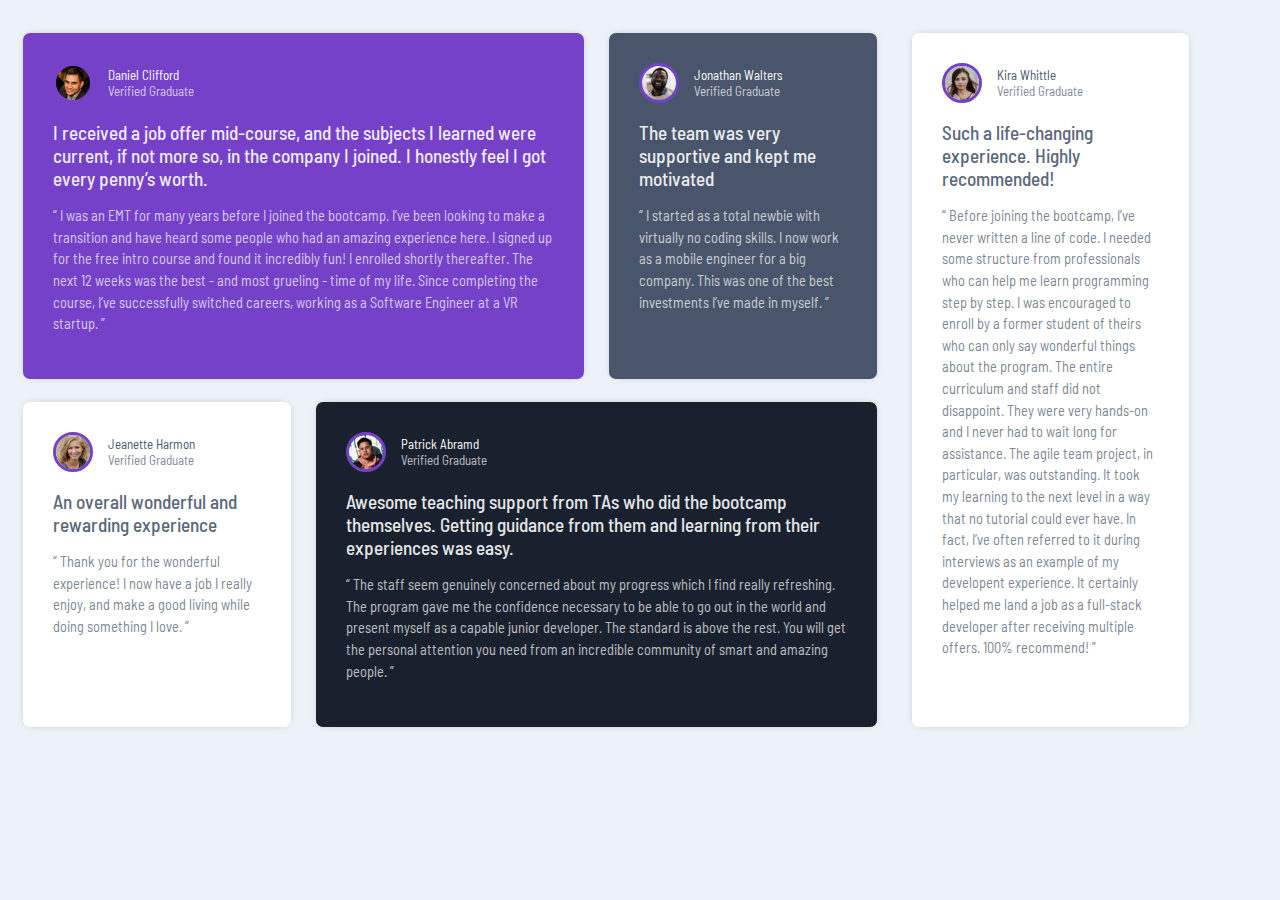
<file: index.html>
<!DOCTYPE html>
<html lang="en">

<head>
  <meta charset="UTF-8">
  <meta name="viewport" content="width=device-width, initial-scale=1.0">
  <!-- displays site properly based on user's device -->

  <link rel="icon" type="image/png" sizes="32x32" href="./images/favicon-32x32.png">
  <link rel="stylesheet" href="styles.css">

  <link rel="preconnect" href="https://fonts.googleapis.com">
  <link rel="preconnect" href="https://fonts.gstatic.com" crossorigin>
  <link
    href="https://fonts.googleapis.com/css2?family=Barlow+Semi+Condensed:ital,wght@0,100;0,200;0,300;0,400;0,500;0,600;0,700;0,800;0,900;1,100;1,200;1,300;1,400;1,500;1,600;1,700;1,800;1,900&display=swap"
    rel="stylesheet">
  <title>Frontend Mentor | [Challenge Name Here]</title>


  <!-- Feel free to remove these styles or customise in your own stylesheet 👍 -->
  <style>
    .attribution {
      font-size: 11px;
      text-align: center;
    }

    .attribution a {
      color: hsl(228, 45%, 44%);
    }
  </style>
</head>

<body>
  <div id="testimonial-grid-container">
    <div id="main-left">
      <div id="top">
        <div id="container1" class="containerItem">
          <div class="header">
            <img id="quote" src="./images/image-daniel.jpg" alt="daniel PP">
            <div class="header-text">
              <p class="name">Daniel Clifford</p>
              <p class="title">Verified Graduate</p>
            </div>
          </div>
          <div class="main-text">
            <h4 class="intro">I received a job offer mid-course, and the subjects I learned were current, if not more
              so,
              in the company I joined. I honestly feel I got every penny’s worth.</h4>
            <p class="text">“ I was an EMT for many years before I joined the bootcamp. I’ve been looking to make a
              transition and have heard some people who had an amazing experience here. I signed up
              for the free intro course and found it incredibly fun! I enrolled shortly thereafter.
              The next 12 weeks was the best - and most grueling - time of my life. Since completing
              the course, I’ve successfully switched careers, working as a Software Engineer at a VR startup. ”</p>
          </div>
        </div>
        <div id="container2" class="containerItem">
          <div class="header">
            <img src="./images/image-jonathan.jpg" alt="Jonathan people">
            <div class="header-text">
              <p class="name">Jonathan Walters</p>
              <p class="title">Verified Graduate</p>
            </div>
          </div>
          <div class="main-text">
            <h4 class="intro"> The team was very supportive and kept me motivated</h4>
            <p class="text">“ I started as a total newbie with virtually no coding skills. I now work as a mobile
              engineer
              for a big company. This was one of the best investments I’ve made in myself. ”</p>
          </div>
        </div>
      </div>
      <div id="bottom">
        <div id="container3" class="containerItem">
          <div class="header">
            <img src="images/image-jeanette.jpg" alt="Jeanette PP">
            <div class="header-text">
              <p class="name">Jeanette Harmon</p>
              <p class="title">Verified Graduate</p>
            </div>
          </div>
          <div class="main-text">
            <h4 class="intro">An overall wonderful and rewarding experience</h4>
            <p class="text">“ Thank you for the wonderful experience! I now have a job I really enjoy, and make a good
              living
              while doing something I love. ”</p>
          </div>
        </div>
        <div id="container4" class="containerItem">
          <div class="header">
            <img src="images/image-patrick.jpg" alt="Patrick PP">
            <div class="header-text">
              <p class="name">Patrick Abramd</p>
              <p class="title">Verified Graduate</p>
            </div>
          </div>
          <div class="main-text">
            <h4 class="intro">Awesome teaching support from TAs who did the bootcamp themselves. Getting guidance from
              them and
              learning from their experiences was easy.</h4>
            <p class="text">“ The staff seem genuinely concerned about my progress which I find really refreshing. The
              program
              gave me the confidence necessary to be able to go out in the world and present myself as a capable
              junior developer. The standard is above the rest. You will get the personal attention you need from
              an incredible community of smart and amazing people. ”</p>
          </div>
        </div>
      </div>
    </div>
    <div id="container5" class="containerItem">
      <div class="header">
        <img src="images/image-kira.jpg" alt="Kira PP">
        <div class="header-text">
          <p class="name">Kira Whittle</p>
          <p class="title">Verified Graduate</p>
        </div>
      </div>
      <div class="main-text">
        <h4 class="intro">Such a life-changing experience. Highly recommended!</h4>
        <p class="text">“ Before joining the bootcamp, I’ve never written a line of code. I needed some structure from
          professionals who can help me learn programming step by step. I was encouraged to enroll by a former
          student of theirs who can only say wonderful things about the program. The entire curriculum and staff
          did not disappoint. They were very hands-on and I never had to wait long for assistance. The agile team
          project, in particular, was outstanding. It took my learning to the next level in a way that no tutorial
          could ever have. In fact, I’ve often referred to it during interviews as an example of my developent
          experience. It certainly helped me land a job as a full-stack developer after receiving multiple offers.
          100% recommend! ”</p>
      </div>
    </div>
  </div>
</body>

</html>
</file>
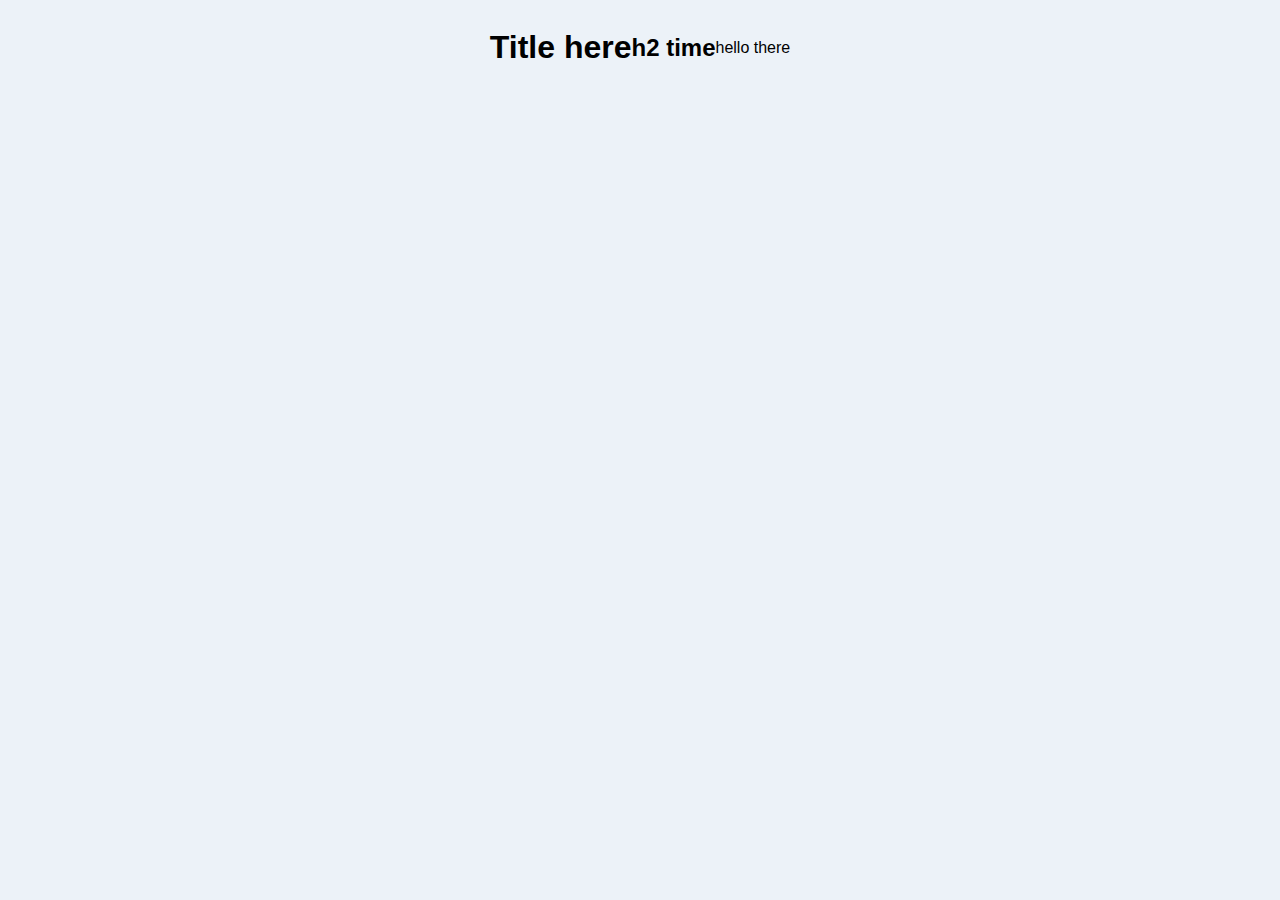
<file: test.html>
<!DOCTYPE html>
<html lang="en">
<head>
    <meta charset="UTF-8">
    <meta name="viewport" content="width=device-width, initial-scale=1.0">
    <title>Document</title>
    <link rel="stylesheet" href="styles.css">
</head>
<body>
    <h1>Title here</h1>
    <h2>h2 time</h2>
    <p>hello there</p>
</body>
</html>
</file>
<file: styles.css>
* {
    box-sizing: border-box;
}

body {
    background-color: #ecf2f8;
    font-family: "Barlow Semi Condensed", sans-serif;
    display: flex;
    justify-content: center;
    align-items: center;
}

h4 {
    opacity: 0.89;
}

#testimonial-grid-container {
    padding: 25px 15px;
}

#container1 {
    background-color: #7541c8;
    color: white;
    position: relative;
}

#container2 {
    background-color: #48556a;
    color: white;
}

.text {
    line-height: 1.5;
}

.intro {
    line-height: 1.2;
}

#container3,
#container5 {
    background-color: white;
    color: #48556a;
}

#container4 {
    background-color: #19212e;
    color: white;
}

.containerItem {
    padding: 30px;
    margin-bottom: 23px;
    border-radius: 7px;
    box-shadow: 0px 0px 10px -5px rgba(0, 0, 0, 0.55);
    font-size: 13px;
}

.containerItem h4 {
    font-size: 1.2rem;
    font-weight: 500;
}

.header {
    display: flex;
    align-items: center;
    margin: 0px;
    padding: 0px;
}

.header-text .title {
    opacity: 0.7;
}

.main-text h4 {
    margin-top: 18px;
    margin-bottom: 15px;
}

.main-text p {
    opacity: 0.7;
    font-size: 0.9rem;
    font-weight: 400;
}

.containerItem p.name,
.containerItem p.title {
    margin: 0;
    padding: 0;
}

img {
    border-radius: 50%;
    margin-right: 15px;
    border: solid #7541c8;
    width: 40px;
}

@media (min-width: 576px) {

    #testimonial-grid-container,
    #top,
    #bottom,
    #main-left {
        display: flex;
    }

    #top,
    #bottom {
        flex-basis: 50%;
    }

    #container5 {
        flex-basis: 22.5%;
    }

    #main-left {
        flex-direction: column;
        flex-basis: 70%;
    }

    #container1,
    #container4 {
        flex-basis: 65%;
    }

    #container2,
    #container3 {
        flex-basis: 31%;
    }

    #main-left {
        margin-right: 25px;
    }

    #testimonial-grid-container {
        display: flex;
        max-width: 1440px;
        margin: 0 auto;
    }

    #container2,
    #container4 {
        margin-left: 25px;
    }
}
</file>
